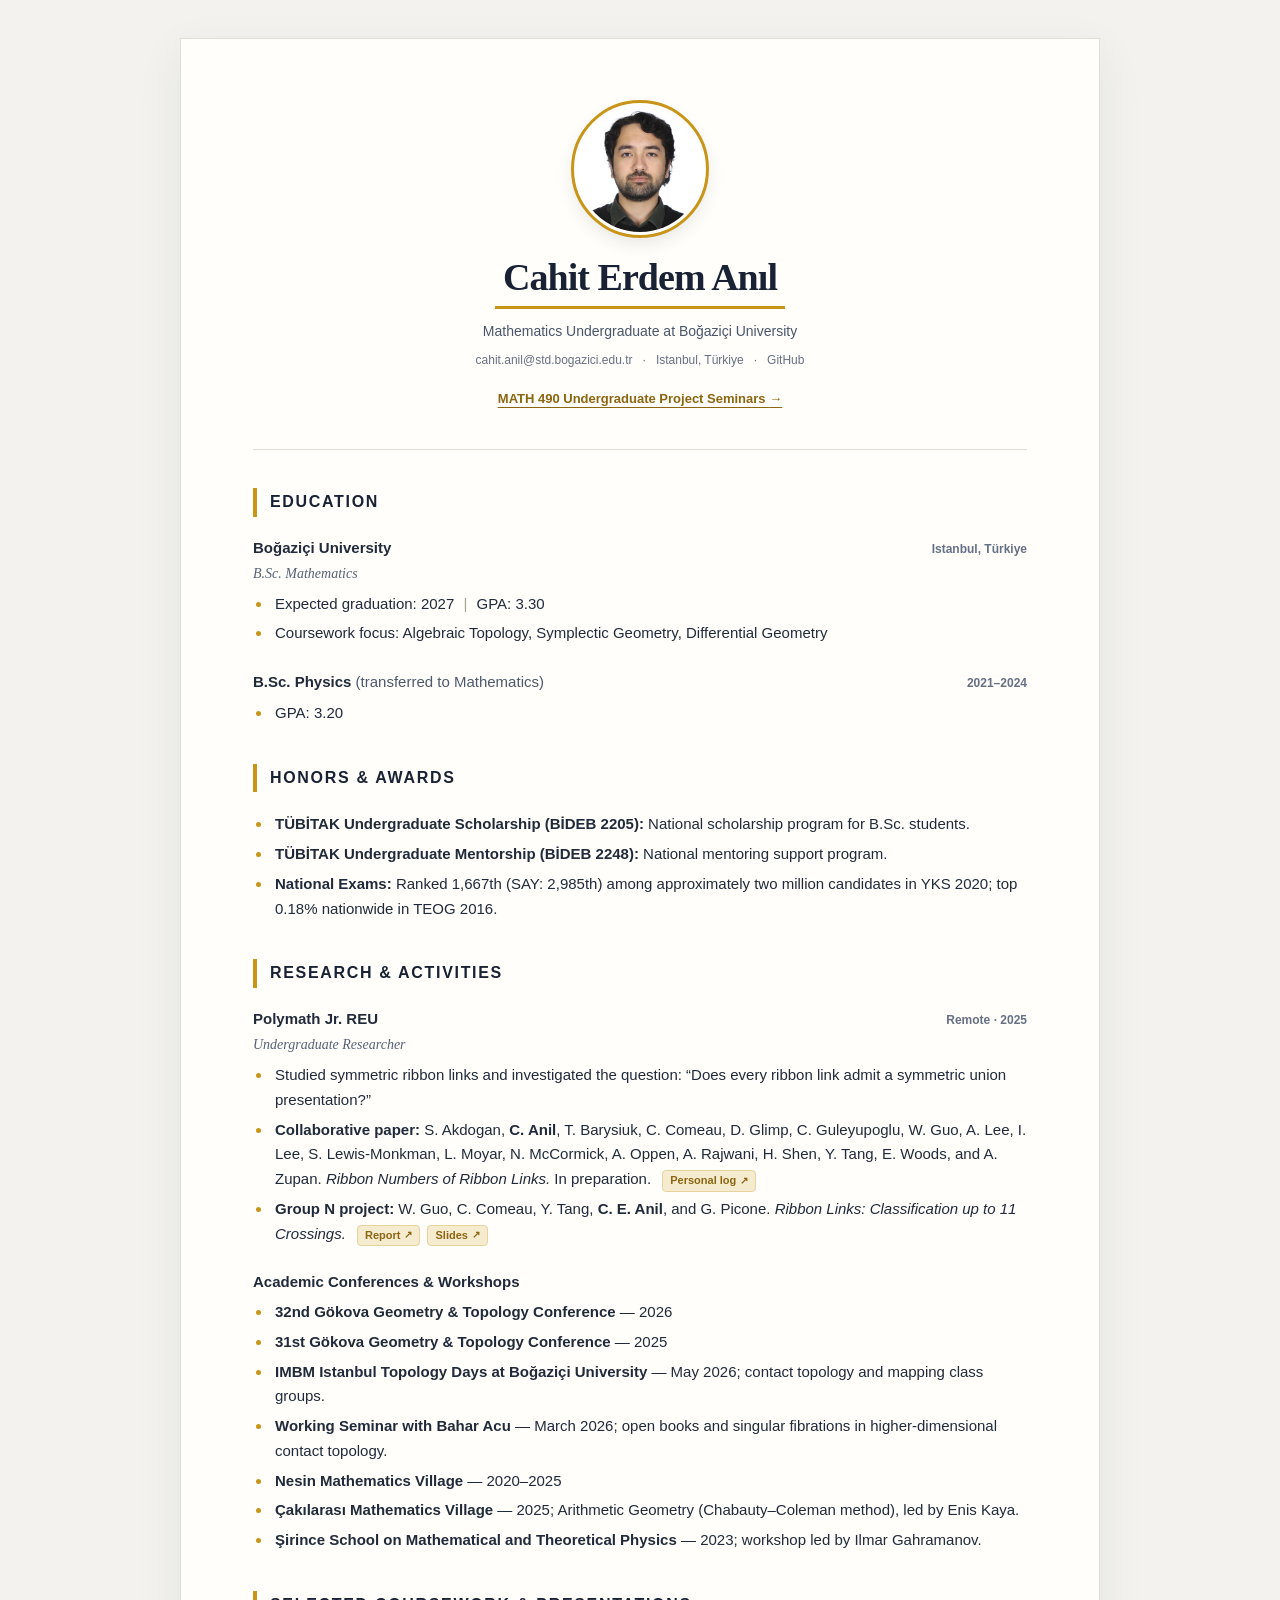
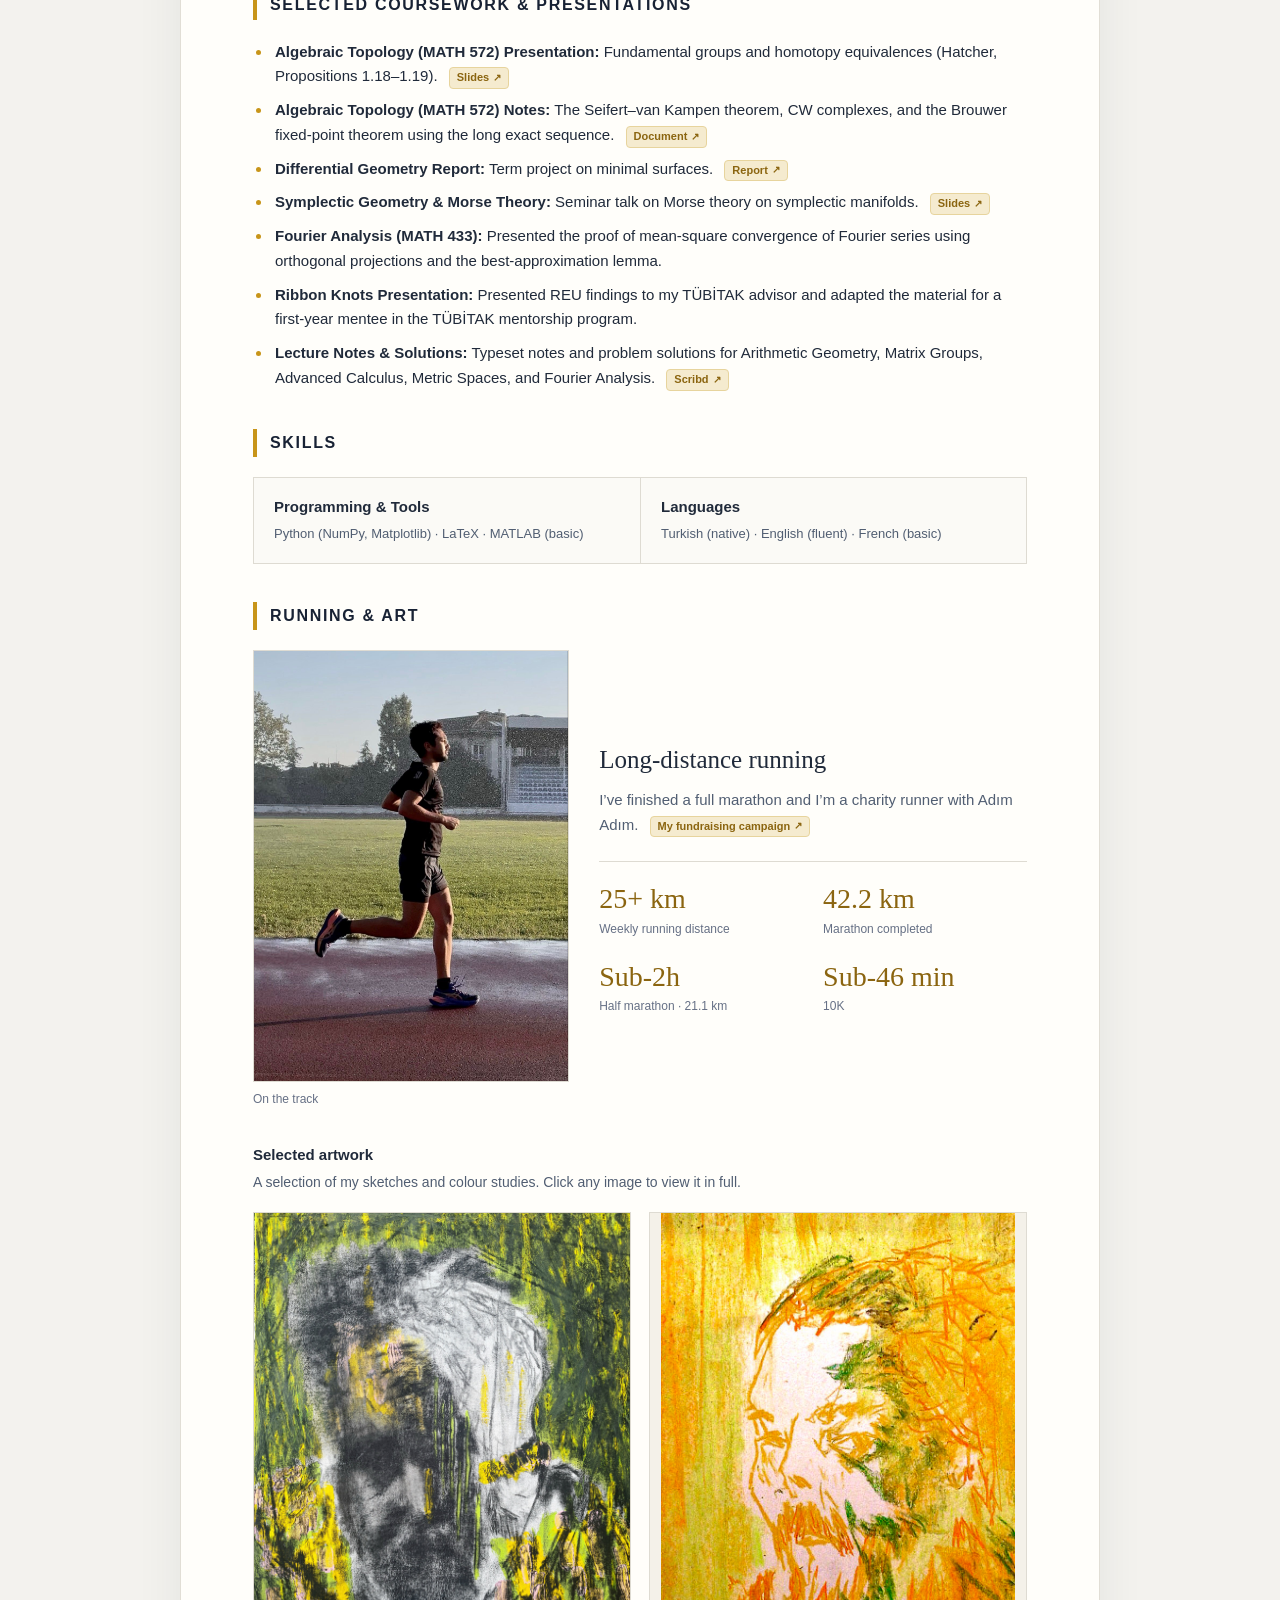
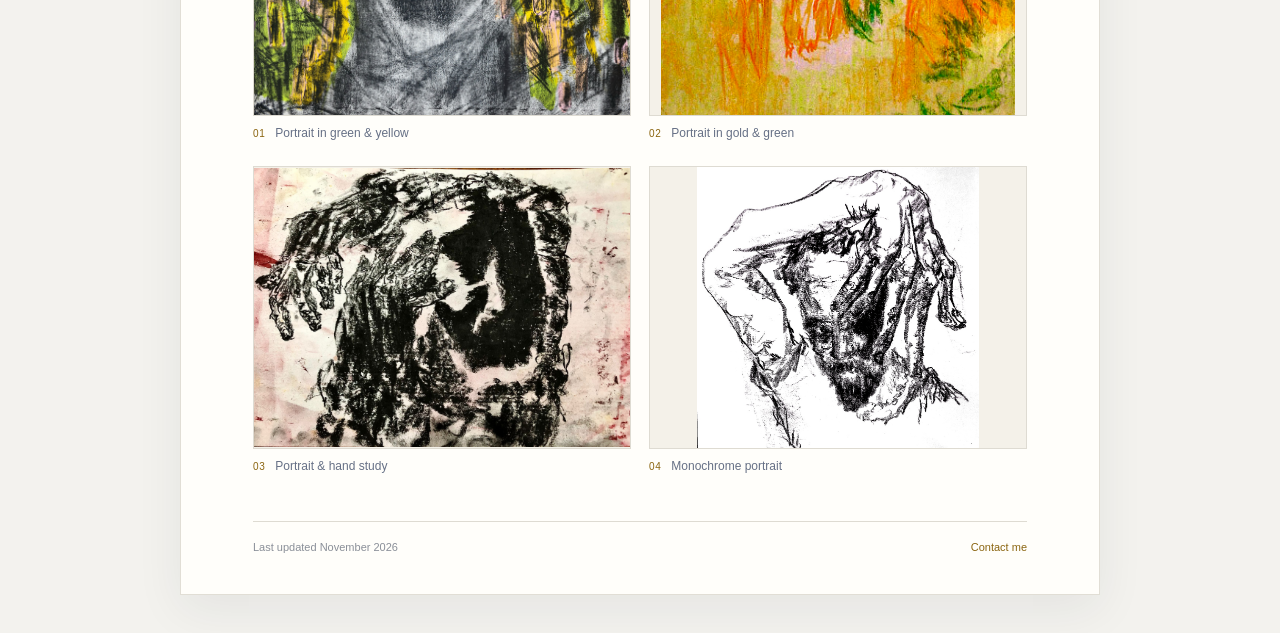
<file: index.html>
<!DOCTYPE html>
<html lang="en">
<head>
  <meta name="google-site-verification" content="_-Fn_4jThjSZBhieIwhTuqskGrdm52rtyAqv-xp8enw" />
  <meta charset="UTF-8">
  <meta name="viewport" content="width=device-width, initial-scale=1.0">
  <meta name="description" content="Cahit Erdem Anıl — Mathematics undergraduate at Boğaziçi University.">
  <title>Cahit Erdem Anıl — Curriculum Vitae</title>
  <style>
    :root {
      --ink: #202a3a;
      --muted: #667085;
      --paper: #f3f2ee;
      --sheet: #fffefa;
      --gold: #c89519;
      --gold-soft: #f5ebcf;
      --line: #dedbd2;
      --link: #8b6510;
    }

    * { box-sizing: border-box; }

    html { background: var(--paper); }

    body {
      margin: 0;
      color: var(--ink);
      background: var(--paper);
      font-family: "Helvetica Neue", Helvetica, Arial, sans-serif;
      font-size: 15px;
      line-height: 1.65;
    }

    a { color: inherit; }

    .resume {
      width: min(920px, calc(100% - 32px));
      margin: 38px auto;
      padding: 64px 72px 38px;
      background: var(--sheet);
      border: 1px solid #e1ded5;
      box-shadow: 0 14px 45px rgba(32, 42, 58, 0.07);
    }

    .resume-header {
      text-align: center;
      padding-bottom: 36px;
      border-bottom: 1px solid var(--line);
    }

    .profile-pic {
      width: 132px;
      height: 132px;
      display: block;
      margin: 0 auto 20px;
      border-radius: 50%;
      object-fit: cover;
      border: 3px solid var(--sheet);
      outline: 3px solid var(--gold);
      box-shadow: 0 7px 18px rgba(32, 42, 58, 0.12);
    }

    h1 {
      width: fit-content;
      margin: 0 auto 5px;
      padding: 0 8px 5px;
      color: #182234;
      border-bottom: 3px solid var(--gold);
      font-family: Georgia, "Times New Roman", serif;
      font-size: 38px;
      line-height: 1.2;
      font-weight: 600;
      letter-spacing: -0.025em;
    }

    .role {
      margin: 11px 0 8px;
      color: #48556a;
      font-size: 14px;
    }

    .contact-info {
      display: flex;
      flex-wrap: wrap;
      justify-content: center;
      gap: 6px 10px;
      color: var(--muted);
      font-size: 12px;
    }

    .contact-info a {
      text-decoration: none;
      border-bottom: 1px solid transparent;
    }

    .contact-info a:hover {
      color: var(--link);
      border-bottom-color: var(--gold);
    }

    .site-nav { margin-top: 14px; }

    .site-nav a {
      display: inline-block;
      padding: 3px 1px;
      color: var(--link);
      font-size: 13px;
      font-weight: 700;
      text-underline-offset: 4px;
    }

    section { margin-top: 38px; }

    h2 {
      margin: 0 0 20px;
      padding: 4px 0 4px 13px;
      color: #182234;
      border-left: 4px solid var(--gold);
      font-size: 16px;
      line-height: 1.3;
      font-weight: 750;
      letter-spacing: 0.105em;
      text-transform: uppercase;
    }

    .entry { margin-bottom: 25px; }
    .entry:last-child { margin-bottom: 0; }
    .compact-entry { margin-top: 4px; }

    .entry-head {
      display: flex;
      justify-content: space-between;
      gap: 18px;
      align-items: baseline;
    }

    h3 {
      margin: 0;
      color: #202a3a;
      font-size: 15px;
      line-height: 1.45;
      font-weight: 730;
    }

    .regular { font-weight: 500; color: #4d596b; }

    .date {
      flex: none;
      color: var(--muted);
      font-size: 12px;
      font-weight: 600;
    }

    .subtitle {
      margin: 2px 0 7px;
      color: #566276;
      font-family: Georgia, "Times New Roman", serif;
      font-size: 14px;
      font-style: italic;
    }

    ul { margin: 7px 0 0; padding-left: 19px; }
    li { margin: 5px 0; padding-left: 3px; }
    li::marker { color: var(--gold); }
    .separator { padding: 0 5px; color: #aaa292; }
    .note { color: var(--muted); font-style: italic; }
    .project-list li { margin-bottom: 9px; }

    .doc-link {
      display: inline-flex;
      align-items: center;
      gap: 4px;
      margin-left: 7px;
      padding: 1px 7px;
      color: var(--link);
      background: var(--gold-soft);
      border: 1px solid #e7d49d;
      border-radius: 4px;
      font-size: 11px;
      line-height: 1.6;
      font-weight: 750;
      text-decoration: none;
      white-space: nowrap;
      transition: background 0.15s, color 0.15s, border-color 0.15s;
    }

    .doc-link:hover {
      color: #fff;
      background: var(--link);
      border-color: var(--link);
    }

    .doc-link span { font-size: 10px; }

    .skills-grid {
      display: grid;
      grid-template-columns: 1fr 1fr;
      border: 1px solid var(--line);
      background: #fbfaf6;
    }

    .skills-grid > div { padding: 18px 20px; }
    .skills-grid > div + div { border-left: 1px solid var(--line); }
    .skills-grid h3 { margin-bottom: 5px; }
    .skills-grid p { margin: 0; color: #515e72; font-size: 13px; }

    footer {
      display: flex;
      justify-content: space-between;
      margin-top: 44px;
      padding-top: 16px;
      border-top: 1px solid var(--line);
      color: #8a8f98;
      font-size: 11px;
    }

    footer a { color: var(--link); text-decoration: none; }

    @media (max-width: 700px) {
      body { font-size: 14px; }
      .resume { width: 100%; margin: 0; padding: 42px 24px 28px; border: 0; box-shadow: none; }
      .profile-pic { width: 112px; height: 112px; }
      h1 { font-size: 31px; }
      section { margin-top: 32px; }
      .entry-head { display: block; }
      .date { display: block; margin-top: 2px; }
      .skills-grid { grid-template-columns: 1fr; }
      .skills-grid > div + div { border-left: 0; border-top: 1px solid var(--line); }
    }

    @media print {
      @page { margin: 16mm; }
      html, body { background: #fff; }
      body { font-size: 10pt; line-height: 1.45; }
      .resume { width: auto; margin: 0; padding: 0; border: 0; box-shadow: none; }
      .resume-header { padding-bottom: 20px; }
      .profile-pic { width: 90px; height: 90px; }
      h1 { font-size: 26pt; }
      section { margin-top: 22px; break-inside: avoid; }
      h2 { font-size: 11pt; }
      .doc-link { background: transparent; border: 0; padding: 0; text-decoration: underline; }
      .site-nav, footer { display: none; }
    }

    /* Running and artwork */
    .running-layout {
      display: grid;
      grid-template-columns: minmax(0, 0.85fr) minmax(0, 1.15fr);
      gap: 30px;
      align-items: center;
    }
    .running-photo, .artwork { margin: 0; min-width: 0; }
    .photo-link {
      display: block;
      overflow: hidden;
      border: 1px solid var(--line);
      background: #f4f1e9;
      cursor: zoom-in;
    }
    .photo-link img { display: block; width: 100%; height: auto; }
    .photo-link:hover { border-color: var(--gold); }
    .photo-link:focus-visible, .gallery-close:focus-visible {
      outline: 3px solid var(--gold);
      outline-offset: 4px;
    }
    .running-photo figcaption, .artwork figcaption {
      margin-top: 8px;
      color: var(--muted);
      font-size: 12px;
    }
    .running-copy h3 {
      font-family: Georgia, "Times New Roman", serif;
      font-size: 25px;
      font-weight: 500;
      line-height: 1.25;
    }
    .running-copy p { margin: 13px 0 0; color: #515e72; }
    .running-stats {
      display: grid;
      grid-template-columns: repeat(2, minmax(0, 1fr));
      gap: 20px;
      margin: 24px 0 0;
      padding-top: 20px;
      border-top: 1px solid var(--line);
    }
    .running-stats > div { display: flex; flex-direction: column; }
    .running-stats dt { order: 2; color: var(--muted); font-size: 12px; }
    .running-stats dd {
      margin: 0 0 4px;
      color: var(--link);
      font-family: Georgia, "Times New Roman", serif;
      font-size: 28px;
      line-height: 1.2;
    }
    .art-heading { margin-top: 34px; }
    .art-intro { margin: 5px 0 18px; color: #515e72; font-size: 14px; }
    .art-grid {
      display: grid;
      grid-template-columns: repeat(2, minmax(0, 1fr));
      gap: 22px 18px;
    }
    .artwork .photo-link { aspect-ratio: 3 / 4; }
    .artwork:nth-child(n+3) .photo-link { aspect-ratio: 4 / 3; }
    .artwork .photo-link img { width: 100%; height: 100%; object-fit: contain; }
    .artwork figcaption { display: flex; gap: 10px; align-items: baseline; }
    .art-number { color: var(--link); font-size: 10px; letter-spacing: 0.06em; }
    .gallery-dialog {
      max-width: calc(100vw - 32px);
      max-height: calc(100dvh - 32px);
      margin: auto;
      padding: 42px 12px 12px;
      border: 1px solid var(--line);
      border-radius: 4px;
      background: var(--sheet);
      color: var(--ink);
    }
    .gallery-dialog::backdrop { background: rgba(16, 23, 35, 0.86); }
    .gallery-dialog img {
      display: block;
      width: auto;
      height: auto;
      max-width: min(1100px, calc(100vw - 60px));
      max-height: calc(100dvh - 130px);
      object-fit: contain;
      margin: 0 auto;
    }
    .gallery-dialog p { margin: 9px 0 0; color: var(--muted); font-size: 12px; }
    .gallery-close {
      position: absolute;
      top: 5px;
      right: 7px;
      border: 0;
      background: transparent;
      padding: 5px 9px;
      font: inherit;
      font-size: 13px;
      color: var(--ink);
      cursor: pointer;
    }
    html.gallery-open { overflow: hidden; }
    @media (max-width: 600px) {
      .running-layout { grid-template-columns: 1fr; gap: 20px; }
      .running-copy { order: -1; }
      .running-photo { width: min(100%, 360px); margin: 0 auto; }
      .running-copy h3 { font-size: 23px; }
      .art-grid { gap: 18px 12px; }
    }
    @media (max-width: 420px) {
      .art-grid { grid-template-columns: 1fr; }
      .artwork .photo-link, .artwork:nth-child(n+3) .photo-link { aspect-ratio: auto; }
      .artwork .photo-link img { height: auto; }
    }
    @media print {
      #running-art { break-inside: auto; }
      .running-layout, .artwork { break-inside: avoid; }
      .running-layout { grid-template-columns: 160px 1fr; gap: 20px; }
      .running-copy { order: 0; }
      .running-copy h3 { font-size: 17pt; }
      .running-stats dd { font-size: 20pt; }
      .art-grid { grid-template-columns: 1fr 1fr; }
      .artwork .photo-link, .artwork:nth-child(n+3) .photo-link { aspect-ratio: 4 / 3; }
      .artwork .photo-link img { height: 100%; }
      .gallery-dialog { display: none !important; }
    }
  </style>
</head>
<body>
  <main class="resume">
    <header class="resume-header">
      <img src="profile.jpg" alt="Cahit Erdem Anıl" class="profile-pic">
      <h1>Cahit Erdem Anıl</h1>
      <p class="role">Mathematics Undergraduate at Boğaziçi University</p>
      <div class="contact-info">
        <a href="mailto:cahit.anil@std.bogazici.edu.tr">cahit.anil@std.bogazici.edu.tr</a>
        <span aria-hidden="true">·</span><span>Istanbul, Türkiye</span><span aria-hidden="true">·</span>
        <a href="https://github.com/cahitanil" target="_blank" rel="noopener noreferrer">GitHub</a>
      </div>
      <nav class="site-nav" aria-label="Site">
        <a href="seminars/">MATH 490 Undergraduate Project Seminars <span aria-hidden="true">→</span></a>
      </nav>
    </header>

    <section>
      <h2>Education</h2>
      <div class="entry">
        <div class="entry-head"><h3>Boğaziçi University</h3><span class="date">Istanbul, Türkiye</span></div>
        <p class="subtitle">B.Sc. Mathematics</p>
        <ul>
          <li>Expected graduation: 2027 <span class="separator">|</span> GPA: 3.30</li>
          <li>Coursework focus: Algebraic Topology, Symplectic Geometry, Differential Geometry</li>
        </ul>
      </div>
      <div class="entry compact-entry">
        <div class="entry-head"><h3>B.Sc. Physics <span class="regular">(transferred to Mathematics)</span></h3><span class="date">2021–2024</span></div>
        <ul><li>GPA: 3.20</li></ul>
      </div>
    </section>

    <section>
      <h2>Honors &amp; Awards</h2>
      <ul>
        <li><strong>TÜBİTAK Undergraduate Scholarship (BİDEB 2205):</strong> National scholarship program for B.Sc. students.</li>
        <li><strong>TÜBİTAK Undergraduate Mentorship (BİDEB 2248):</strong> National mentoring support program.</li>
        <li><strong>National Exams:</strong> Ranked 1,667th (SAY: 2,985th) among approximately two million candidates in YKS 2020; top 0.18% nationwide in TEOG 2016.</li>
      </ul>
    </section>

    <section>
      <h2>Research &amp; Activities</h2>
      <div class="entry">
        <div class="entry-head"><h3>Polymath Jr. REU</h3><span class="date">Remote · 2025</span></div>
        <p class="subtitle">Undergraduate Researcher</p>
        <ul>
          <li>Studied symmetric ribbon links and investigated the question: “Does every ribbon link admit a symmetric union presentation?”</li>
          <li><strong>Collaborative paper:</strong> S. Akdogan, <strong>C. Anil</strong>, T. Barysiuk, C. Comeau, D. Glimp, C. Guleyupoglu, W. Guo, A. Lee, I. Lee, S. Lewis-Monkman, L. Moyar, N. McCormick, A. Oppen, A. Rajwani, H. Shen, Y. Tang, E. Woods, and A. Zupan. <em>Ribbon Numbers of Ribbon Links.</em> In preparation. <a class="doc-link" href="Polymath_reu_ribbonlinks.pdf" target="_blank" rel="noopener noreferrer">Personal log <span aria-hidden="true">↗</span></a></li>
          <li><strong>Group N project:</strong> W. Guo, C. Comeau, Y. Tang, <strong>C. E. Anil</strong>, and G. Picone. <em>Ribbon Links: Classification up to 11 Crossings.</em> <a class="doc-link" href="polymath-group-n-report.pdf" target="_blank" rel="noopener noreferrer">Report <span aria-hidden="true">↗</span></a><a class="doc-link" href="polymath-group-n-presentation.pdf" target="_blank" rel="noopener noreferrer">Slides <span aria-hidden="true">↗</span></a></li>
        </ul>
      </div>

      <div class="entry">
        <h3>Academic Conferences &amp; Workshops</h3>
        <ul>
          <li><strong>32nd Gökova Geometry &amp; Topology Conference</strong> — 2026</li>
          <li><strong>31st Gökova Geometry &amp; Topology Conference</strong> — 2025</li>
          <li><strong>IMBM Istanbul Topology Days at Boğaziçi University</strong> — May 2026; contact topology and mapping class groups.</li>
          <li><strong>Working Seminar with Bahar Acu</strong> — March 2026; open books and singular fibrations in higher-dimensional contact topology.</li>
          <li><strong>Nesin Mathematics Village</strong> — 2020–2025</li>
          <li><strong>Çakılarası Mathematics Village</strong> — 2025; Arithmetic Geometry (Chabauty–Coleman method), led by Enis Kaya.</li>
          <li><strong>Şirince School on Mathematical and Theoretical Physics</strong> — 2023; workshop led by Ilmar Gahramanov.</li>
        </ul>
      </div>
    </section>

    <section>
      <h2>Selected Coursework &amp; Presentations</h2>
      <ul class="project-list">
        <li><strong>Algebraic Topology (MATH 572) Presentation:</strong> Fundamental groups and homotopy equivalences (Hatcher, Propositions 1.18–1.19). <a class="doc-link" href="hatcher-presentation.pdf" target="_blank" rel="noopener noreferrer">Slides <span aria-hidden="true">↗</span></a></li>
        <li><strong>Algebraic Topology (MATH 572) Notes:</strong> The Seifert–van Kampen theorem, CW complexes, and the Brouwer fixed-point theorem using the long exact sequence. <a class="doc-link" href="alg-topo-homework.pdf" target="_blank" rel="noopener noreferrer">Document <span aria-hidden="true">↗</span></a></li>
        <li><strong>Differential Geometry Report:</strong> Term project on minimal surfaces. <a class="doc-link" href="minimalsurfacespreentation.pdf" target="_blank" rel="noopener noreferrer">Report <span aria-hidden="true">↗</span></a></li>
        <li><strong>Symplectic Geometry &amp; Morse Theory:</strong> Seminar talk on Morse theory on symplectic manifolds. <a class="doc-link" href="morsetheorypresenation.pdf" target="_blank" rel="noopener noreferrer">Slides <span aria-hidden="true">↗</span></a></li>
        <li><strong>Fourier Analysis (MATH 433):</strong> Presented the proof of mean-square convergence of Fourier series using orthogonal projections and the best-approximation lemma.</li>
        <li><strong>Ribbon Knots Presentation:</strong> Presented REU findings to my TÜBİTAK advisor and adapted the material for a first-year mentee in the TÜBİTAK mentorship program.</li>
        <li><strong>Lecture Notes &amp; Solutions:</strong> Typeset notes and problem solutions for Arithmetic Geometry, Matrix Groups, Advanced Calculus, Metric Spaces, and Fourier Analysis. <a class="doc-link" href="https://www.scribd.com/user/814382327/Cahit-Erdem-Anil" target="_blank" rel="noopener noreferrer">Scribd <span aria-hidden="true">↗</span></a></li>
      </ul>
    </section>

    <section>
      <h2>Skills</h2>
      <div class="skills-grid">
        <div><h3>Programming &amp; Tools</h3><p>Python (NumPy, Matplotlib) · LaTeX · MATLAB (basic)</p></div>
        <div><h3>Languages</h3><p>Turkish (native) · English (fluent) · French (basic)</p></div>
      </div>
    </section>

    <section id="running-art" aria-labelledby="running-art-heading">
      <h2 id="running-art-heading">Running &amp; Art</h2>
      <div class="running-layout">
        <figure class="running-photo">
          <a class="photo-link" href="images/running-track.jpg" data-gallery aria-label="View running photo at full size">
            <img src="images/running-track.jpg" width="1169" height="1600" alt="Running on an outdoor track beside a grass field." loading="lazy" decoding="async">
          </a>
          <figcaption>On the track</figcaption>
        </figure>
        <div class="running-copy">
          <h3>Long-distance running</h3>
          <p>I’ve finished a full marathon and I’m a charity runner with Adım Adım. <a class="doc-link" href="https://adimadim.herokuapp.com/kampanya/CC156582" target="_blank" rel="noopener noreferrer">My fundraising campaign <span aria-hidden="true">↗</span></a></p>
          <dl class="running-stats">
            <div><dt>Weekly running distance</dt><dd>25+ km</dd></div>
            <div><dt>Marathon completed</dt><dd>42.2 km</dd></div>
            <div><dt>Half marathon · 21.1 km</dt><dd>Sub-2h</dd></div>
            <div><dt>10K</dt><dd>Sub-46 min</dd></div>
          </dl>
        </div>
      </div>

      <h3 class="art-heading">Selected artwork</h3>
      <p class="art-intro">A selection of my sketches and colour studies. Click any image to view it in full.</p>
      <div class="art-grid">
        <figure class="artwork">
          <a class="photo-link" href="images/portrait-green-yellow.jpg" data-gallery aria-label="View green and yellow portrait at full size">
            <img src="images/portrait-green-yellow.jpg" width="1536" height="2048" alt="Expressive portrait in green, yellow, grey and black." loading="lazy" decoding="async">
          </a>
          <figcaption><span class="art-number" aria-hidden="true">01</span> Portrait in green &amp; yellow</figcaption>
        </figure>
        <figure class="artwork">
          <a class="photo-link" href="images/portrait-gold.jpg" data-gallery aria-label="View gold and green portrait at full size">
            <img src="images/portrait-gold.jpg" width="750" height="1066" alt="Portrait of a bearded face in gold, orange and green tones." loading="lazy" decoding="async">
          </a>
          <figcaption><span class="art-number" aria-hidden="true">02</span> Portrait in gold &amp; green</figcaption>
        </figure>
        <figure class="artwork">
          <a class="photo-link" href="images/portrait-study-landscape.jpg" data-gallery aria-label="View portrait and hand study at full size">
            <img src="images/portrait-study-landscape.jpg" width="2048" height="1517" alt="Black portrait study with a hand resting across the forehead, on pale pink paper." loading="lazy" decoding="async">
          </a>
          <figcaption><span class="art-number" aria-hidden="true">03</span> Portrait &amp; hand study</figcaption>
        </figure>
        <figure class="artwork">
          <a class="photo-link" href="images/portrait-study-monochrome.jpg" data-gallery aria-label="View monochrome portrait at full size">
            <img src="images/portrait-study-monochrome.jpg" width="1071" height="1071" alt="Monochrome portrait sketch with an arm raised over the head." loading="lazy" decoding="async">
          </a>
          <figcaption><span class="art-number" aria-hidden="true">04</span> Monochrome portrait</figcaption>
        </figure>
      </div>
    </section>

    <footer><span>Last updated November 2026</span><a href="mailto:cahit.anil@std.bogazici.edu.tr">Contact me</a></footer>
  </main>
  <dialog class="gallery-dialog" aria-label="Full-size photo viewer" aria-describedby="gallery-caption">
    <button class="gallery-close" type="button" aria-label="Close photo viewer">Close ×</button>
    <img alt="">
    <p id="gallery-caption"></p>
  </dialog>
  <script>
    (() => {
      const dialog = document.querySelector('.gallery-dialog');
      if (!dialog || typeof dialog.showModal !== 'function') return;
      const viewerImage = dialog.querySelector('img');
      const viewerCaption = dialog.querySelector('p');
      let previousFocus = null;

      document.querySelectorAll('[data-gallery]').forEach(link => {
        link.addEventListener('click', event => {
          if (event.button !== 0 || event.metaKey || event.ctrlKey || event.shiftKey || event.altKey) return;
          event.preventDefault();
          const thumbnail = link.querySelector('img');
          previousFocus = link;
          viewerImage.src = link.href;
          viewerImage.alt = thumbnail.alt;
          viewerCaption.textContent = link.closest('figure').querySelector('figcaption').textContent.trim();
          document.documentElement.classList.add('gallery-open');
          dialog.showModal();
        });
      });
      dialog.querySelector('button').addEventListener('click', () => dialog.close());
      dialog.addEventListener('click', event => {
        const bounds = dialog.getBoundingClientRect();
        if (event.target === dialog && (event.clientX < bounds.left || event.clientX > bounds.right || event.clientY < bounds.top || event.clientY > bounds.bottom)) dialog.close();
      });
      dialog.addEventListener('close', () => {
        document.documentElement.classList.remove('gallery-open');
        if (previousFocus) previousFocus.focus({preventScroll: true});
      });
    })();
  </script>
</body>
</html>
</file>
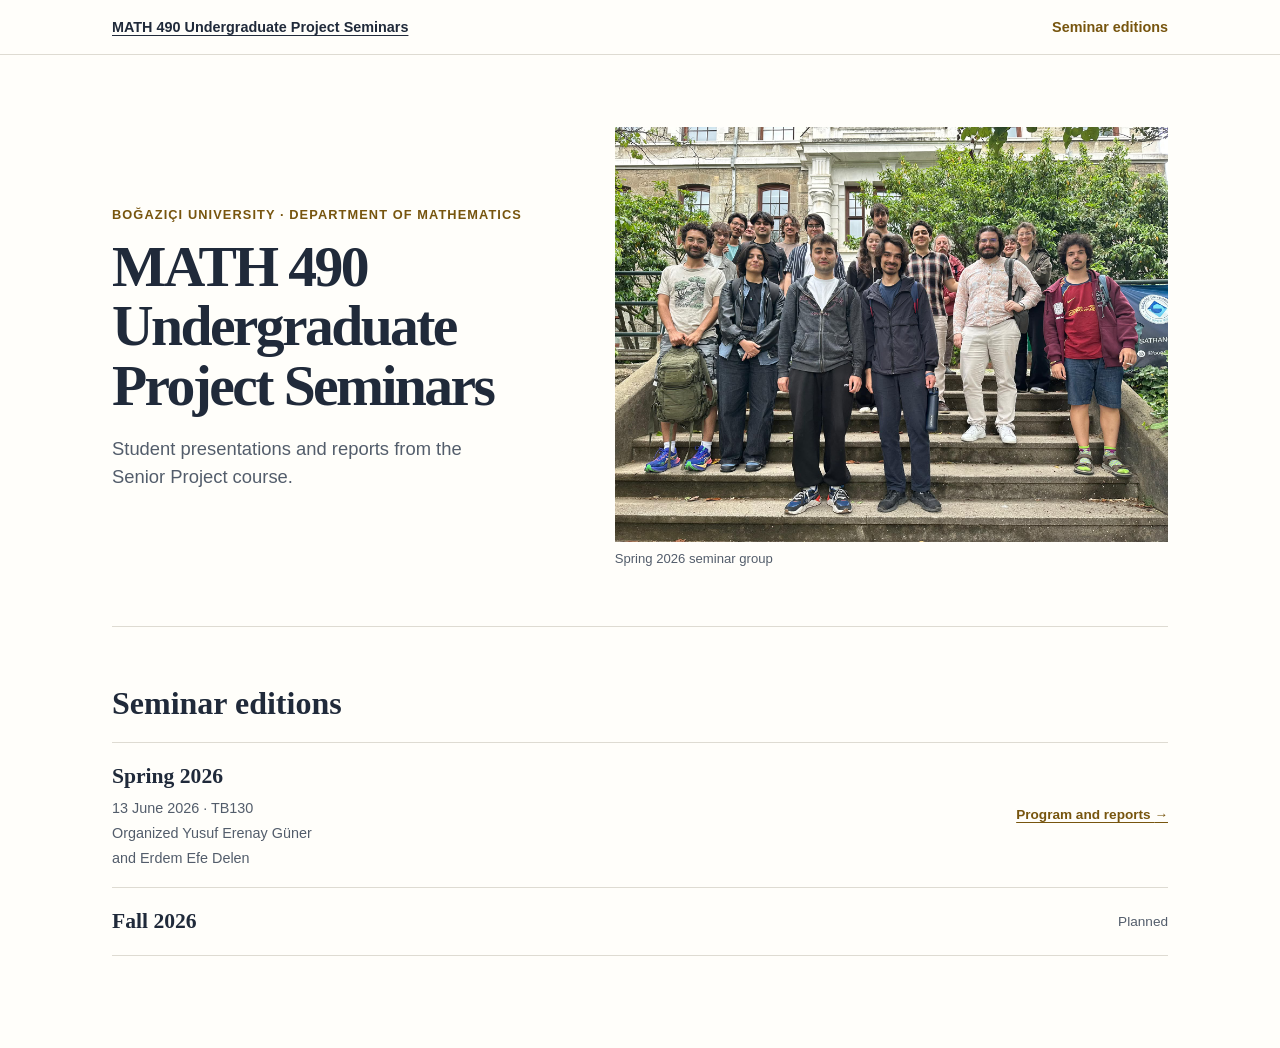
<file: seminars/index.html>
<!DOCTYPE html>
<html lang="en">
<head>
  <meta charset="utf-8">
  <meta name="viewport" content="width=device-width, initial-scale=1">
  <meta name="description" content="An archive of MATH 490 undergraduate project seminars at Boğaziçi University, with programs, abstracts, and student reports.">
  <title>MATH 490 Undergraduate Project Seminars · Boğaziçi University</title>
  <link rel="canonical" href="https://cahitanil.github.io/seminars/">
  <link rel="stylesheet" href="seminars.css">
</head>
<body>
  <header class="site-header">
    <nav class="wrap site-nav" aria-label="Seminar navigation">
      <a class="site-name" href="./" aria-current="page">MATH 490 Undergraduate Project Seminars</a>
      <a href="#editions-heading">Seminar editions</a>
    </nav>
  </header>

  <main class="wrap">
    <header class="hero archive-hero">
      <div>
        <p class="eyebrow">Boğaziçi University · Department of Mathematics</p>
        <h1>MATH 490 Undergraduate Project Seminars</h1>
        <p class="intro">Student presentations and reports from the Senior Project course.</p>
      </div>
      <figure class="group-photo">
        <img src="spring-2026/group-photo.jpg" width="2048" height="1536" alt="Seminar participants and advisors on the steps at Boğaziçi University." decoding="async">
        <figcaption>Spring 2026 seminar group</figcaption>
      </figure>
    </header>

    <section class="content-section" aria-labelledby="editions-heading">
      <h2 id="editions-heading">Seminar editions</h2>
      <ul class="editions">
        <li>
          <div class="edition-row">
            <div>
              <h3>Spring 2026</h3>
              <p><time datetime="2026-06-13">13 June 2026</time> · TB130</p>
              <p>Organized Yusuf Erenay Güner</a></p>
              <p>and Erdem Efe Delen</p>
            </div>
            <a class="edition-action" href="spring-2026/">Program and reports <span aria-hidden="true">→</span></a>
          </div>
        </li>
        <li class="edition-row">
          <h3>Fall 2026</h3>
          <span class="edition-status">Planned</span>
        </li>
      </ul>
    </section>
  </main>
</body>
</html>
</file>
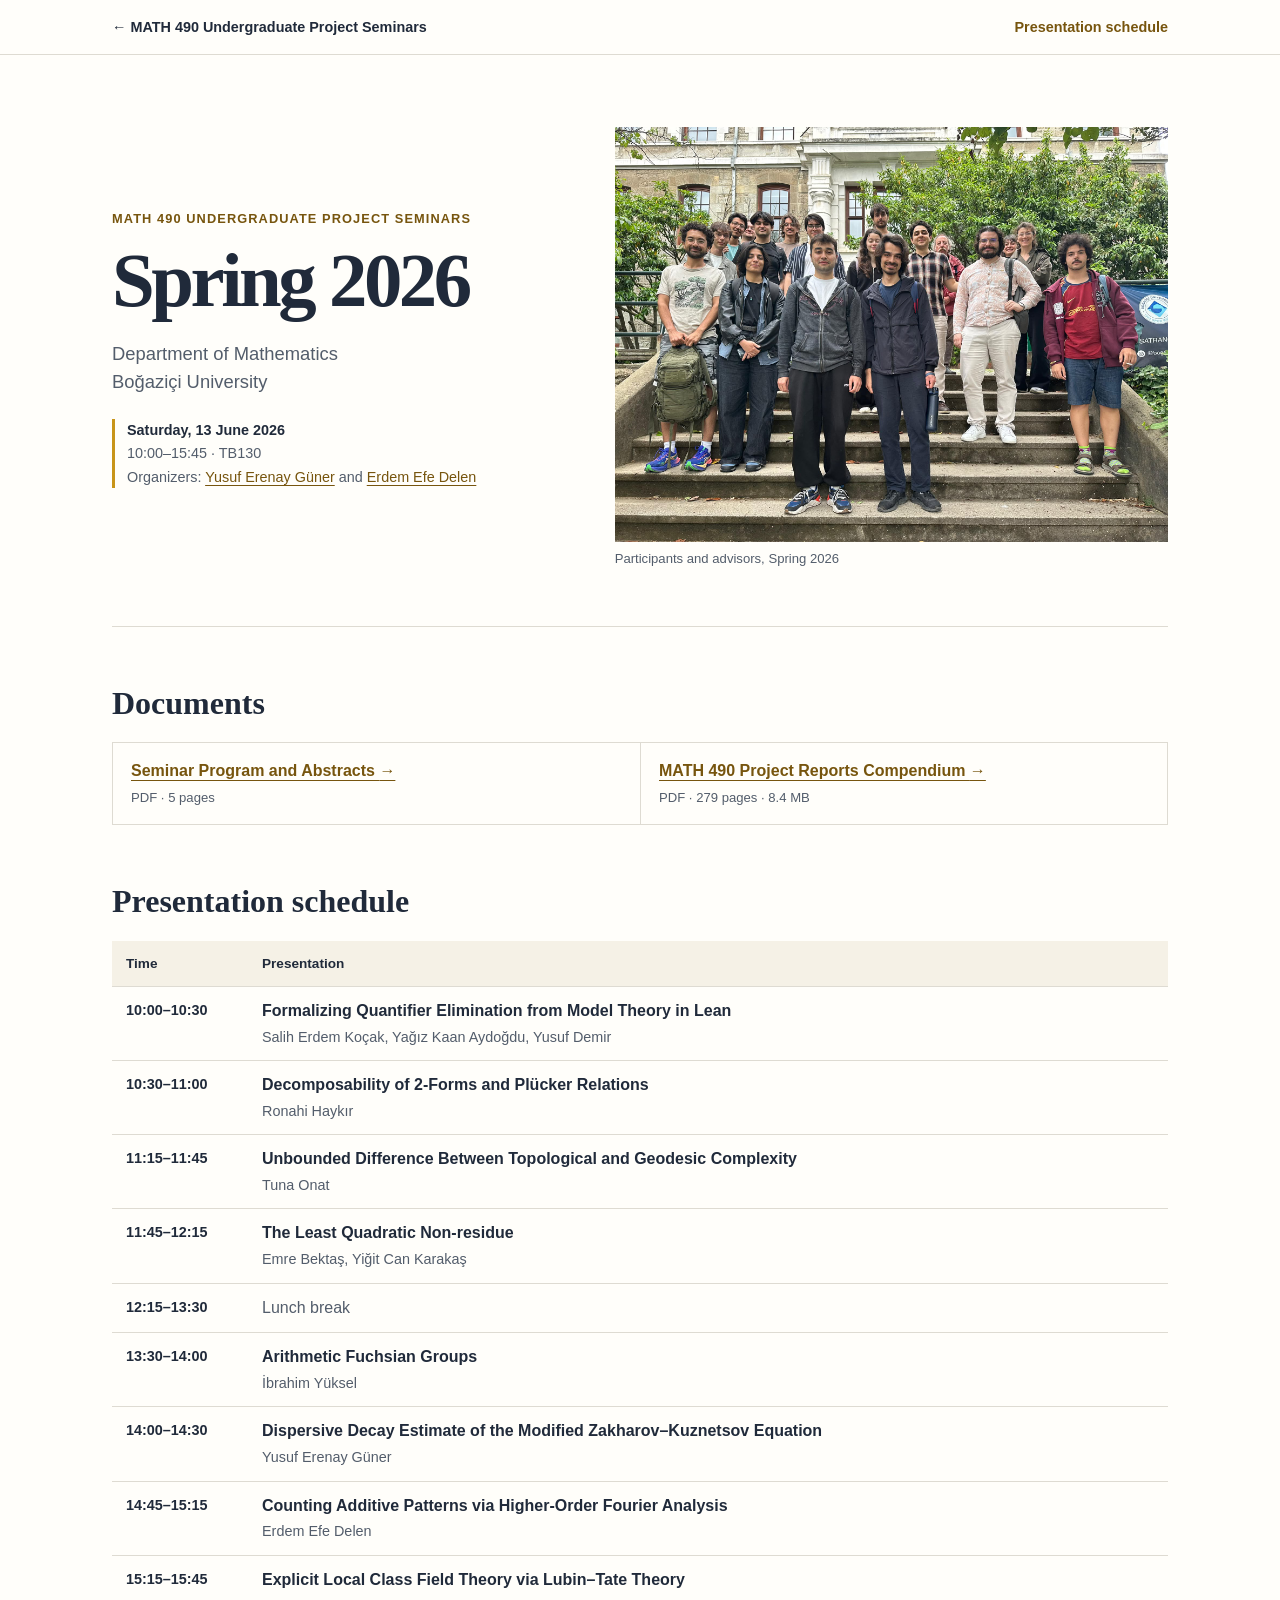
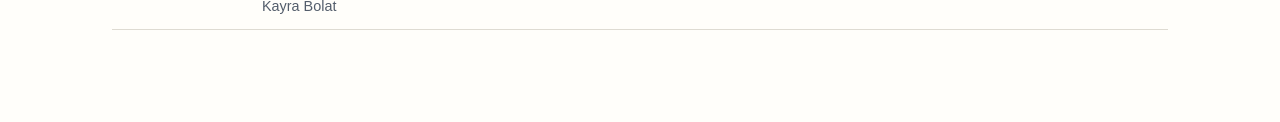
<file: seminars/spring-2026/index.html>
<!DOCTYPE html>
<html lang="en">
<head>
  <meta charset="utf-8">
  <meta name="viewport" content="width=device-width, initial-scale=1">
  <meta name="description" content="The Spring 2026 MATH 490 Senior Project seminar at Boğaziçi University, with the 13 June program, talk abstracts, project reports, and group photo.">
  <title>Spring 2026 · MATH 490 Undergraduate Project Seminars</title>
  <link rel="canonical" href="https://cahitanil.github.io/seminars/spring-2026/">
  <link rel="stylesheet" href="../seminars.css">
</head>
<body>
  <header class="site-header">
    <nav class="wrap site-nav" aria-label="Seminar navigation">
      <a class="site-name" href="../"><span aria-hidden="true">←</span> MATH 490 Undergraduate Project Seminars</a>
      <a href="#schedule-heading">Presentation schedule</a>
    </nav>
  </header>

  <main class="wrap">
    <header class="hero">
      <div>
        <p class="eyebrow">MATH 490 Undergraduate Project Seminars</p>
        <h1>Spring 2026</h1>
        <p class="intro">Department of Mathematics<br>Boğaziçi University</p>
        <p class="event-details">
          <time datetime="2026-06-13">Saturday, 13 June 2026</time>
          <span>10:00–15:45 · TB130</span>
          <span>Organizers: <a href="https://www.linkedin.com/in/yusuf-erenay-g%C3%BCner-48a25a1a4?originalSubdomain=tr">Yusuf Erenay Güner</a> and <a href="https://www.linkedin.com/in/erdem-efe-delen-340352206/">Erdem Efe Delen</a></span>
        </p>
      </div>
      <figure class="group-photo">
        <a href="group-photo.jpg" aria-label="Open the full-size Spring 2026 group photo">
          <img src="group-photo.jpg" width="2048" height="1536" alt="Seminar participants and advisors on the steps at Boğaziçi University." decoding="async">
        </a>
        <figcaption>Participants and advisors, Spring 2026</figcaption>
      </figure>
    </header>

    <section class="content-section" aria-labelledby="documents-heading">
      <h2 id="documents-heading">Documents</h2>
      <ul class="documents">
        <li>
          <a href="seminar-program.pdf">
            <span class="document-title">Seminar Program and Abstracts <span aria-hidden="true">→</span></span>
            <span class="document-meta">PDF · 5 pages</span>
          </a>
        </li>
        <li>
          <a href="project-reports.pdf">
            <span class="document-title">MATH 490 Project Reports Compendium <span aria-hidden="true">→</span></span>
            <span class="document-meta">PDF · 279 pages · 8.4 MB</span>
          </a>
        </li>
      </ul>
    </section>

    <section class="content-section" aria-labelledby="schedule-heading">
      <h2 id="schedule-heading">Presentation schedule</h2>
      <table class="schedule" aria-labelledby="schedule-heading">
        <thead>
          <tr><th scope="col">Time</th><th scope="col">Presentation</th></tr>
        </thead>
        <tbody>
          <tr>
            <th scope="row">10:00–10:30</th>
            <td>Formalizing Quantifier Elimination from Model Theory in Lean<span>Salih Erdem Koçak, Yağız Kaan Aydoğdu, Yusuf Demir</span></td>
          </tr>
          <tr>
            <th scope="row">10:30–11:00</th>
            <td>Decomposability of 2-Forms and Plücker Relations<span>Ronahi Haykır</span></td>
          </tr>
          <tr>
            <th scope="row">11:15–11:45</th>
            <td>Unbounded Difference Between Topological and Geodesic Complexity<span>Tuna Onat</span></td>
          </tr>
          <tr>
            <th scope="row">11:45–12:15</th>
            <td>The Least Quadratic Non-residue<span>Emre Bektaş, Yiğit Can Karakaş</span></td>
          </tr>
          <tr class="schedule-break">
            <th scope="row">12:15–13:30</th>
            <td>Lunch break</td>
          </tr>
          <tr>
            <th scope="row">13:30–14:00</th>
            <td>Arithmetic Fuchsian Groups<span>İbrahim Yüksel</span></td>
          </tr>
          <tr>
            <th scope="row">14:00–14:30</th>
            <td>Dispersive Decay Estimate of the Modified Zakharov–Kuznetsov Equation<span>Yusuf Erenay Güner</span></td>
          </tr>
          <tr>
            <th scope="row">14:45–15:15</th>
            <td>Counting Additive Patterns via Higher-Order Fourier Analysis<span>Erdem Efe Delen</span></td>
          </tr>
          <tr>
            <th scope="row">15:15–15:45</th>
            <td>Explicit Local Class Field Theory via Lubin–Tate Theory<span>Kayra Bolat</span></td>
          </tr>
        </tbody>
      </table>
    </section>
  </main>
</body>
</html>
</file>
<file: seminars/seminars.css>
:root {
  --paper: #fffefa;
  --ink: #202a3a;
  --muted: #535d6b;
  --line: #dedbd2;
  --gold: #c89519;
  --link: #77550e;
  --tint: #f5f1e6;
  --serif: Georgia, "Times New Roman", serif;
}

* { box-sizing: border-box; }

body {
  margin: 0;
  background: var(--paper);
  color: var(--ink);
  font-family: "Helvetica Neue", Helvetica, Arial, sans-serif;
  font-size: 1rem;
  line-height: 1.55;
}

a { color: var(--link); text-underline-offset: 0.22em; }
a:focus-visible { outline: 2px solid var(--link); outline-offset: 4px; }

.wrap { width: min(1056px, calc(100% - 48px)); margin-inline: auto; }
.site-header { border-bottom: 1px solid var(--line); }

.site-nav {
  display: flex;
  flex-wrap: wrap;
  justify-content: space-between;
  align-items: baseline;
  gap: 8px 22px;
  padding-block: 16px;
}

.site-nav a { font-size: 0.9rem; font-weight: 700; text-decoration: none; }
.site-nav a:hover, .site-nav [aria-current] { text-decoration: underline; }
.site-nav .site-name { color: var(--ink); }

main { padding-bottom: clamp(48px, 8vw, 92px); }

.hero {
  display: grid;
  grid-template-columns: minmax(0, 4fr) minmax(0, 5fr);
  align-items: center;
  gap: clamp(24px, 5vw, 60px);
  padding-block: clamp(36px, 6vw, 72px) clamp(28px, 5vw, 56px);
  border-bottom: 1px solid var(--line);
}

.eyebrow {
  margin: 0 0 12px;
  color: var(--link);
  font-size: 0.8rem;
  font-weight: 700;
  letter-spacing: 0.085em;
  text-transform: uppercase;
}

h1, h2, h3 { font-family: var(--serif); font-weight: 600; }

h1 {
  margin: 0;
  font-size: clamp(2.75rem, 6vw, 4.8rem);
  letter-spacing: -0.045em;
  line-height: 1.03;
}

.archive-hero h1 { font-size: clamp(2rem, 4.6vw, 3.6rem); }

.intro {
  max-width: 36ch;
  margin: 20px 0 0;
  color: var(--muted);
  font-size: clamp(1rem, 2vw, 1.15rem);
}

.event-details {
  display: grid;
  gap: 1px;
  margin: 22px 0 0;
  padding-left: 12px;
  border-left: 3px solid var(--gold);
  font-size: 0.9rem;
}

.event-details time { font-weight: 700; }
.event-details span { color: var(--muted); }
.group-photo { margin: 0; }
.group-photo a { display: block; }
.group-photo img { display: block; width: 100%; height: auto; }
.group-photo figcaption { margin-top: 7px; color: var(--muted); font-size: 0.82rem; }

.content-section { margin-top: clamp(28px, 5vw, 52px); }
.content-section h2 { margin: 0 0 14px; font-size: clamp(1.55rem, 3vw, 2rem); }
.editions, .documents { margin: 0; padding: 0; list-style: none; }
.editions { border-top: 1px solid var(--line); }

.edition-row {
  display: flex;
  align-items: center;
  justify-content: space-between;
  gap: 16px;
  padding: 17px 0;
  border-bottom: 1px solid var(--line);
  text-decoration: none;
}

.edition-row h3 { margin: 0; color: var(--ink); font-size: 1.35rem; }
.edition-row p { margin: 3px 0 0; color: var(--muted); font-size: 0.9rem; }
.edition-action, .edition-status { font-size: 0.85rem; }
.edition-action { font-weight: 700; text-decoration: underline; }
.edition-status { color: var(--muted); }
a.edition-row:hover h3 { color: var(--link); }

.documents {
  display: grid;
  grid-template-columns: repeat(2, minmax(0, 1fr));
  border: 1px solid var(--line);
}

.documents li + li { border-left: 1px solid var(--line); }
.documents a { display: block; height: 100%; padding: 16px 18px; text-decoration: none; }
.documents a:hover { background: var(--tint); }
.document-title { display: block; font-weight: 700; text-decoration: underline; }
.document-meta { display: block; margin-top: 4px; color: var(--muted); font-size: 0.82rem; }

.schedule { width: 100%; border-collapse: collapse; text-align: left; }
.schedule th, .schedule td { border-bottom: 1px solid var(--line); padding: 12px 14px; vertical-align: top; }
.schedule thead { background: var(--tint); font-size: 0.85rem; }
.schedule tbody th { width: 8.5rem; white-space: nowrap; font-size: 0.9rem; font-variant-numeric: tabular-nums; }
.schedule tbody td { font-weight: 600; }
.schedule td span { display: block; margin-top: 2px; color: var(--muted); font-size: 0.9rem; font-weight: 400; }
.schedule .schedule-break td { color: var(--muted); font-weight: 400; }

@media (max-width: 700px) {
  .wrap { width: calc(100% - 36px); }
  .hero { grid-template-columns: 1fr; }
  .documents { grid-template-columns: 1fr; }
  .documents li + li { border-top: 1px solid var(--line); border-left: 0; }
  .schedule th, .schedule td { padding: 10px 8px; }
  .schedule tbody th { width: 6.2rem; font-size: 0.8rem; }
}

@media print {
  .site-header { display: none; }
  .wrap { width: 100%; }
  .hero { padding-top: 0; }
  .schedule tr { break-inside: avoid; }
}
</file>
